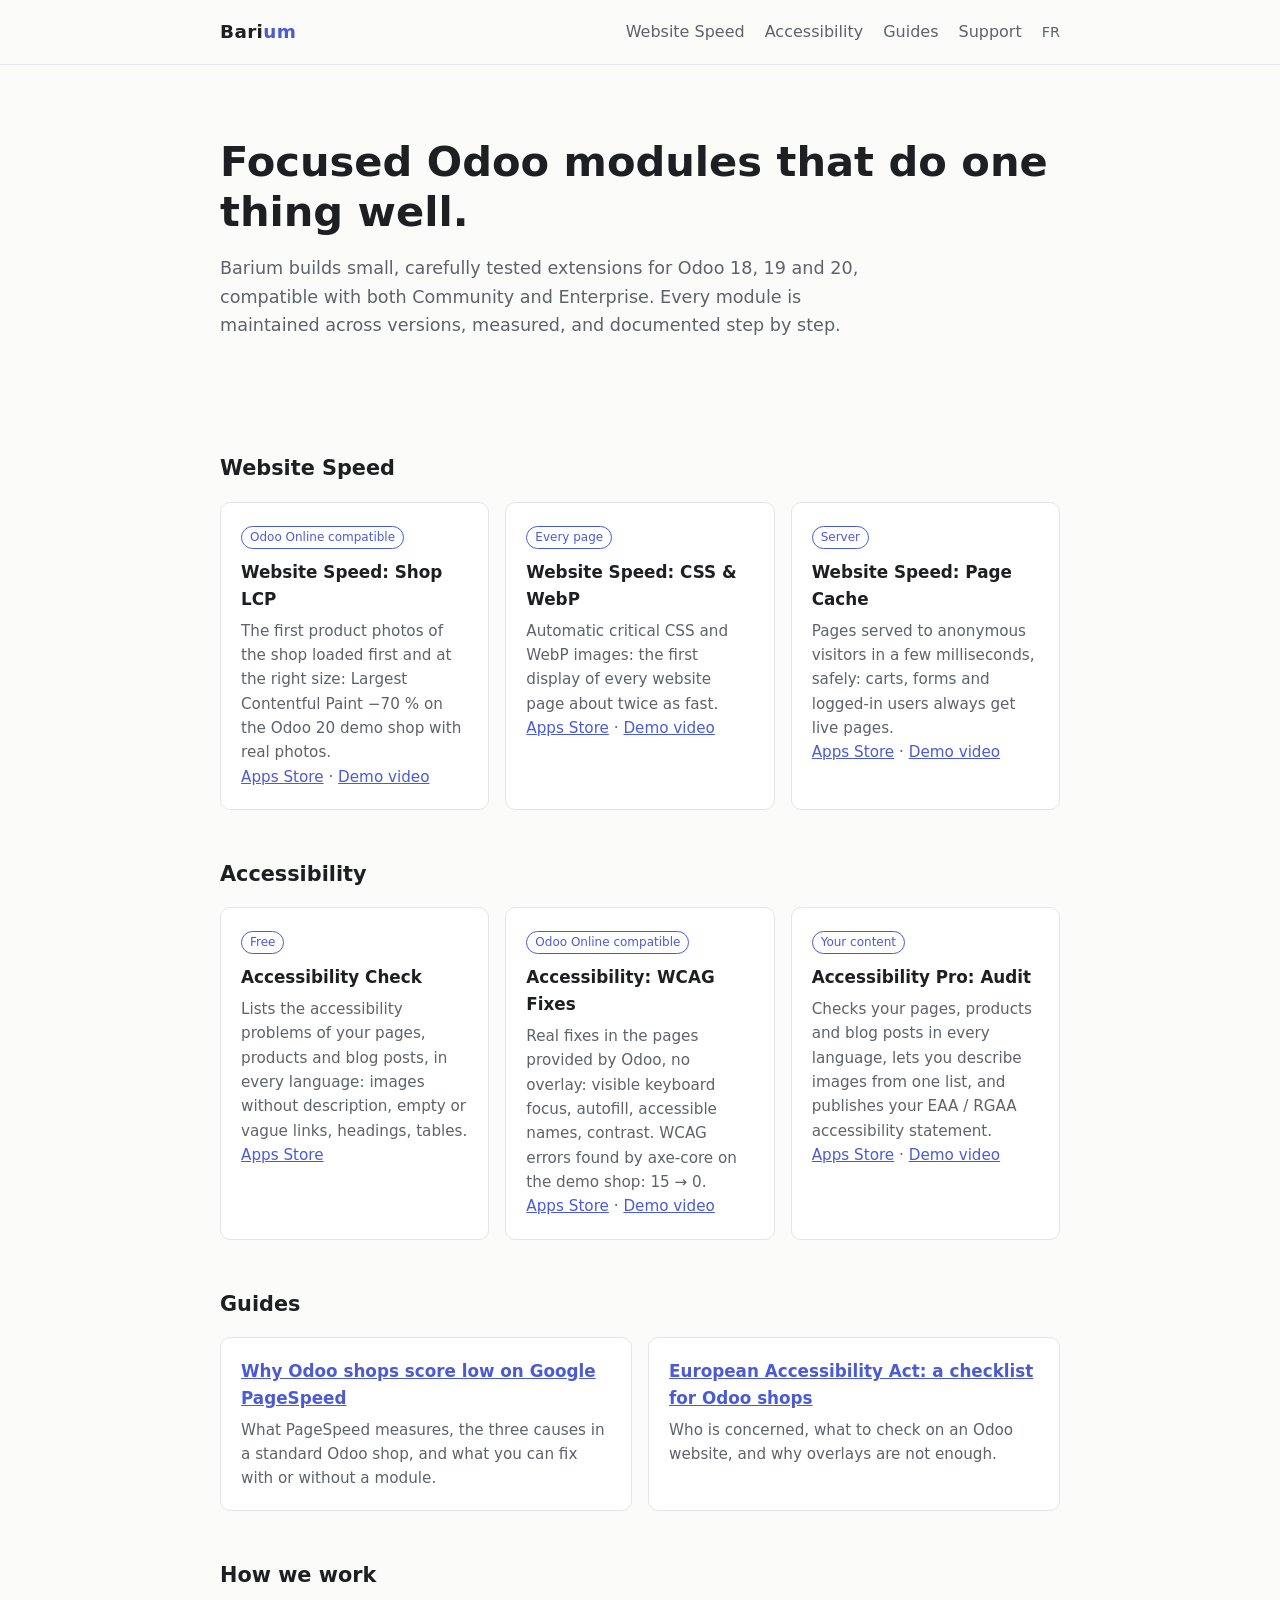
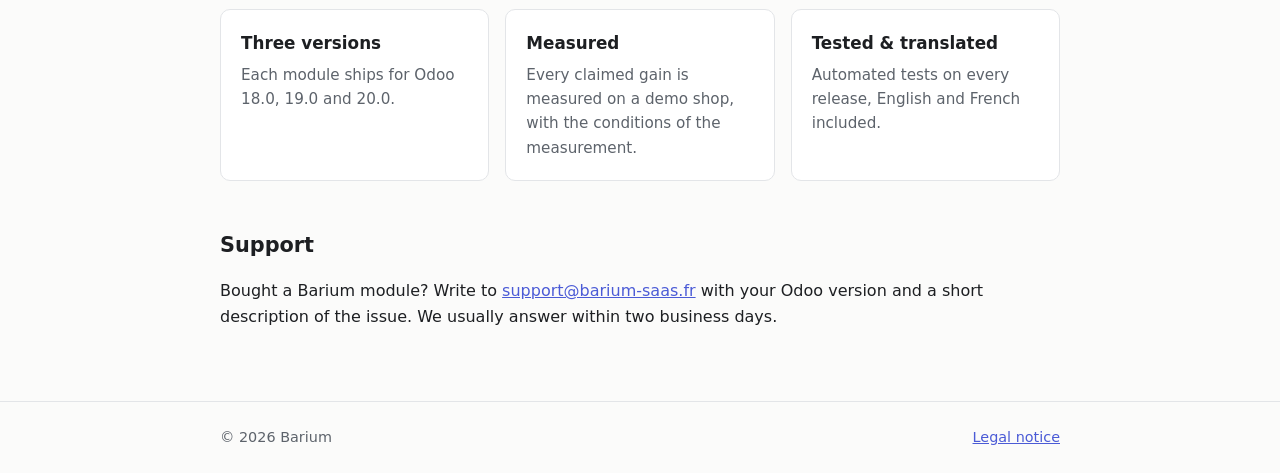
<file: index.html>
<!doctype html>
<html lang="en">
<head>
<meta charset="utf-8">
<meta name="viewport" content="width=device-width, initial-scale=1">
<title>Barium — Odoo modules for website speed and accessibility</title>
<meta name="description" content="Barium builds small, well-tested Odoo modules for Odoo 18, 19 and 20: website speed (PageSpeed, Core Web Vitals, page cache) and accessibility (WCAG 2.2, European Accessibility Act).">
<link rel="stylesheet" href="style.css">
</head>
<body>
<header><div class="wrap"><div class="logo">Bari<span>um</span></div>
<nav><a href="#speed">Website Speed</a><a href="#accessibility">Accessibility</a><a href="#guides">Guides</a><a href="#support">Support</a><a class="lang" href="fr/">FR</a></nav></div></header>
<main class="wrap">
<section class="hero">
<h1>Focused Odoo modules that do one thing well.</h1>
<p class="lead">Barium builds small, carefully tested extensions for Odoo 18, 19 and 20, compatible with both Community and Enterprise. Every module is maintained across versions, measured, and documented step by step.</p>
</section>

<section id="speed">
<h2>Website Speed</h2>
<div class="grid">
<div class="card"><span class="badge">Odoo Online compatible</span><h3>Website Speed: Shop LCP</h3><p>The first product photos of the shop loaded first and at the right size: Largest Contentful Paint −70 % on the Odoo 20 demo shop with real photos.</p>
<p><a href="https://apps.odoo.com/apps/modules/20.0/barium_website_lcp_boost">Apps Store</a> · <a href="https://www.youtube.com/watch?v=o90MydhTYGU">Demo video</a></p></div>
<div class="card"><span class="badge">Every page</span><h3>Website Speed: CSS &amp; WebP</h3><p>Automatic critical CSS and WebP images: the first display of every website page about twice as fast.</p>
<p><a href="https://apps.odoo.com/apps/modules/20.0/barium_website_speed_pro">Apps Store</a> · <a href="https://www.youtube.com/watch?v=GPjvThIEa44">Demo video</a></p></div>
<div class="card"><span class="badge">Server</span><h3>Website Speed: Page Cache</h3><p>Pages served to anonymous visitors in a few milliseconds, safely: carts, forms and logged-in users always get live pages.</p>
<p><a href="https://apps.odoo.com/apps/modules/20.0/barium_website_page_cache">Apps Store</a> · <a href="https://www.youtube.com/watch?v=78zGD0fIZtY">Demo video</a></p></div>
</div>
</section>

<section id="accessibility">
<h2>Accessibility</h2>
<div class="grid">
<div class="card"><span class="badge">Free</span><h3>Accessibility Check</h3><p>Lists the accessibility problems of your pages, products and blog posts, in every language: images without description, empty or vague links, headings, tables.</p>
<p><a href="https://apps.odoo.com/apps/modules/20.0/barium_website_accessibility_check">Apps Store</a></p></div>
<div class="card"><span class="badge">Odoo Online compatible</span><h3>Accessibility: WCAG Fixes</h3><p>Real fixes in the pages provided by Odoo, no overlay: visible keyboard focus, autofill, accessible names, contrast. WCAG errors found by axe-core on the demo shop: 15 → 0.</p>
<p><a href="https://apps.odoo.com/apps/modules/20.0/barium_website_accessibility_wcag">Apps Store</a> · <a href="https://www.youtube.com/watch?v=j2Ykxhk5wgQ">Demo video</a></p></div>
<div class="card"><span class="badge">Your content</span><h3>Accessibility Pro: Audit</h3><p>Checks your pages, products and blog posts in every language, lets you describe images from one list, and publishes your EAA / RGAA accessibility statement.</p>
<p><a href="https://apps.odoo.com/apps/modules/20.0/barium_website_accessibility_audit">Apps Store</a> · <a href="https://www.youtube.com/watch?v=ZPq88niXZhc">Demo video</a></p></div>
</div>
</section>

<section id="guides">
<h2>Guides</h2>
<div class="grid">
<div class="card"><h3><a href="guides/odoo-pagespeed.html">Why Odoo shops score low on Google PageSpeed</a></h3><p>What PageSpeed measures, the three causes in a standard Odoo shop, and what you can fix with or without a module.</p></div>
<div class="card"><h3><a href="guides/odoo-accessibility-eaa.html">European Accessibility Act: a checklist for Odoo shops</a></h3><p>Who is concerned, what to check on an Odoo website, and why overlays are not enough.</p></div>
</div>
</section>

<section>
<h2>How we work</h2>
<div class="grid">
<div class="card"><h3>Three versions</h3><p>Each module ships for Odoo 18.0, 19.0 and 20.0.</p></div>
<div class="card"><h3>Measured</h3><p>Every claimed gain is measured on a demo shop, with the conditions of the measurement.</p></div>
<div class="card"><h3>Tested &amp; translated</h3><p>Automated tests on every release, English and French included.</p></div>
</div>
</section>

<section id="support">
<h2>Support</h2>
<p>Bought a Barium module? Write to <a href="mailto:support@barium-saas.fr">support@barium-saas.fr</a> with your Odoo version and a short description of the issue. We usually answer within two business days.</p>
</section>
</main>
<footer><div class="wrap"><span>© 2026 Barium</span><a href="legal.html">Legal notice</a></div></footer>
</body>
</html>
</file>
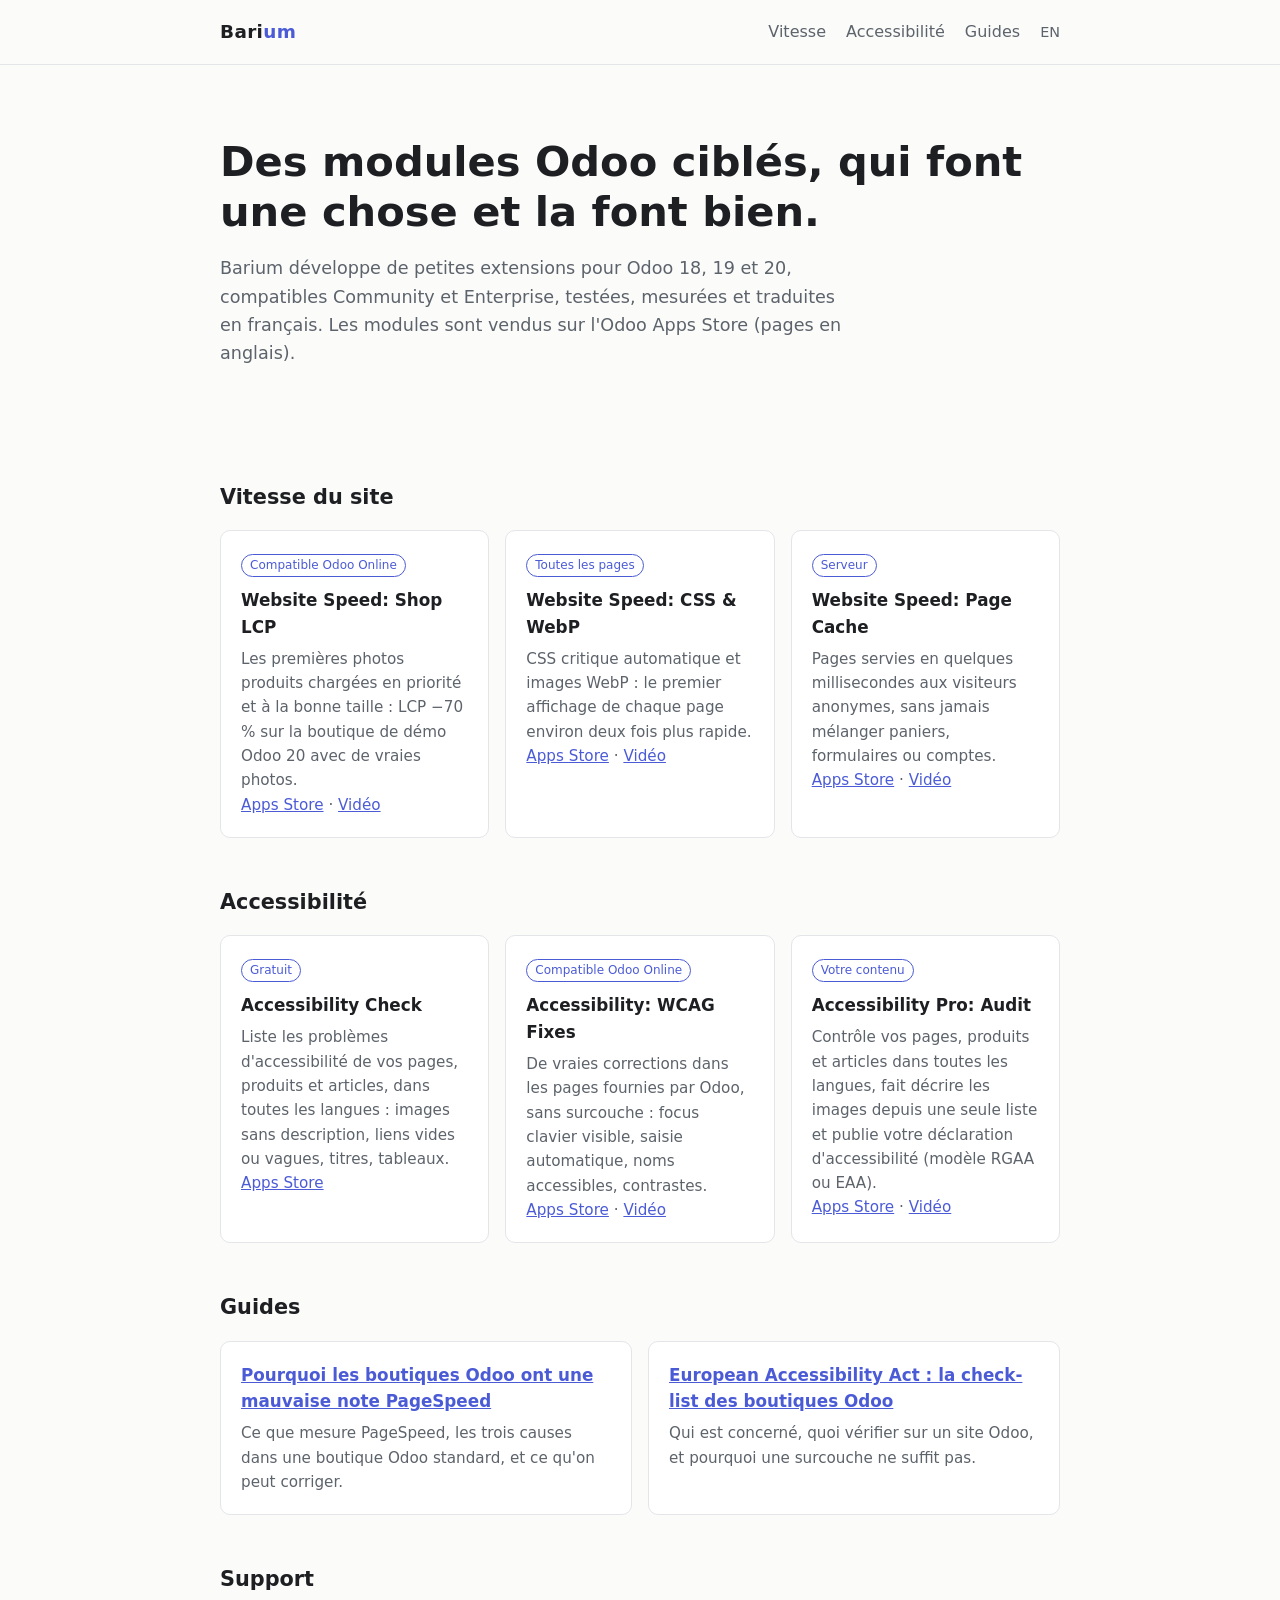
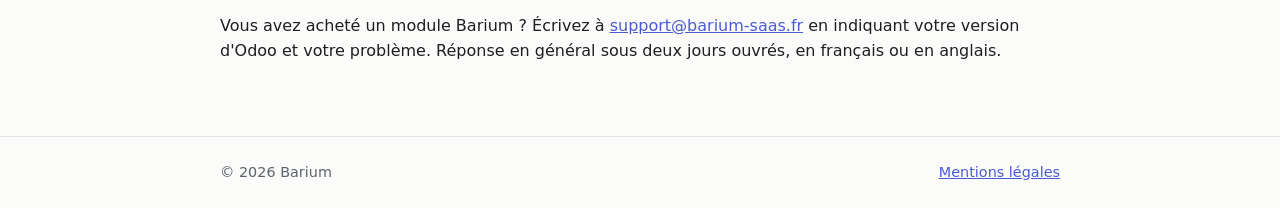
<file: fr/index.html>
<!doctype html>
<html lang="fr">
<head>
<meta charset="utf-8">
<meta name="viewport" content="width=device-width, initial-scale=1">
<title>Barium — modules Odoo pour la vitesse et l'accessibilité des sites</title>
<meta name="description" content="Barium développe des modules Odoo 18, 19 et 20 testés et mesurés : vitesse du site (PageSpeed, Core Web Vitals, cache de pages) et accessibilité (WCAG 2.2, European Accessibility Act, RGAA).">
<link rel="alternate" hreflang="en" href="../index.html">
<link rel="stylesheet" href="../style.css">
</head>
<body>
<header><div class="wrap"><a class="logo" href="index.html" style="color:inherit;text-decoration:none">Bari<span>um</span></a>
<nav><a href="#vitesse">Vitesse</a><a href="#accessibilite">Accessibilité</a><a href="#guides">Guides</a><a class="lang" href="../index.html">EN</a></nav></div></header>
<main class="wrap">
<section class="hero">
<h1>Des modules Odoo ciblés, qui font une chose et la font bien.</h1>
<p class="lead">Barium développe de petites extensions pour Odoo 18, 19 et 20, compatibles Community et Enterprise, testées, mesurées et traduites en français. Les modules sont vendus sur l'Odoo Apps Store (pages en anglais).</p>
</section>

<section id="vitesse">
<h2>Vitesse du site</h2>
<div class="grid">
<div class="card"><span class="badge">Compatible Odoo Online</span><h3>Website Speed: Shop LCP</h3><p>Les premières photos produits chargées en priorité et à la bonne taille : LCP −70 % sur la boutique de démo Odoo 20 avec de vraies photos.</p>
<p><a href="https://apps.odoo.com/apps/modules/20.0/barium_website_lcp_boost">Apps Store</a> · <a href="https://www.youtube.com/watch?v=o90MydhTYGU">Vidéo</a></p></div>
<div class="card"><span class="badge">Toutes les pages</span><h3>Website Speed: CSS &amp; WebP</h3><p>CSS critique automatique et images WebP : le premier affichage de chaque page environ deux fois plus rapide.</p>
<p><a href="https://apps.odoo.com/apps/modules/20.0/barium_website_speed_pro">Apps Store</a> · <a href="https://www.youtube.com/watch?v=GPjvThIEa44">Vidéo</a></p></div>
<div class="card"><span class="badge">Serveur</span><h3>Website Speed: Page Cache</h3><p>Pages servies en quelques millisecondes aux visiteurs anonymes, sans jamais mélanger paniers, formulaires ou comptes.</p>
<p><a href="https://apps.odoo.com/apps/modules/20.0/barium_website_page_cache">Apps Store</a> · <a href="https://www.youtube.com/watch?v=78zGD0fIZtY">Vidéo</a></p></div>
</div>
</section>

<section id="accessibilite">
<h2>Accessibilité</h2>
<div class="grid">
<div class="card"><span class="badge">Gratuit</span><h3>Accessibility Check</h3><p>Liste les problèmes d'accessibilité de vos pages, produits et articles, dans toutes les langues : images sans description, liens vides ou vagues, titres, tableaux.</p>
<p><a href="https://apps.odoo.com/apps/modules/20.0/barium_website_accessibility_check">Apps Store</a></p></div>
<div class="card"><span class="badge">Compatible Odoo Online</span><h3>Accessibility: WCAG Fixes</h3><p>De vraies corrections dans les pages fournies par Odoo, sans surcouche : focus clavier visible, saisie automatique, noms accessibles, contrastes.</p>
<p><a href="https://apps.odoo.com/apps/modules/20.0/barium_website_accessibility_wcag">Apps Store</a> · <a href="https://www.youtube.com/watch?v=j2Ykxhk5wgQ">Vidéo</a></p></div>
<div class="card"><span class="badge">Votre contenu</span><h3>Accessibility Pro: Audit</h3><p>Contrôle vos pages, produits et articles dans toutes les langues, fait décrire les images depuis une seule liste et publie votre déclaration d'accessibilité (modèle RGAA ou EAA).</p>
<p><a href="https://apps.odoo.com/apps/modules/20.0/barium_website_accessibility_audit">Apps Store</a> · <a href="https://www.youtube.com/watch?v=ZPq88niXZhc">Vidéo</a></p></div>
</div>
</section>

<section id="guides">
<h2>Guides</h2>
<div class="grid">
<div class="card"><h3><a href="guides/odoo-pagespeed.html">Pourquoi les boutiques Odoo ont une mauvaise note PageSpeed</a></h3><p>Ce que mesure PageSpeed, les trois causes dans une boutique Odoo standard, et ce qu'on peut corriger.</p></div>
<div class="card"><h3><a href="guides/odoo-accessibilite-eaa.html">European Accessibility Act : la check-list des boutiques Odoo</a></h3><p>Qui est concerné, quoi vérifier sur un site Odoo, et pourquoi une surcouche ne suffit pas.</p></div>
</div>
</section>

<section>
<h2>Support</h2>
<p>Vous avez acheté un module Barium ? Écrivez à <a href="mailto:support@barium-saas.fr">support@barium-saas.fr</a> en indiquant votre version d'Odoo et votre problème. Réponse en général sous deux jours ouvrés, en français ou en anglais.</p>
</section>
</main>
<footer><div class="wrap"><span>© 2026 Barium</span><a href="../legal.html">Mentions légales</a></div></footer>
</body>
</html>
</file>
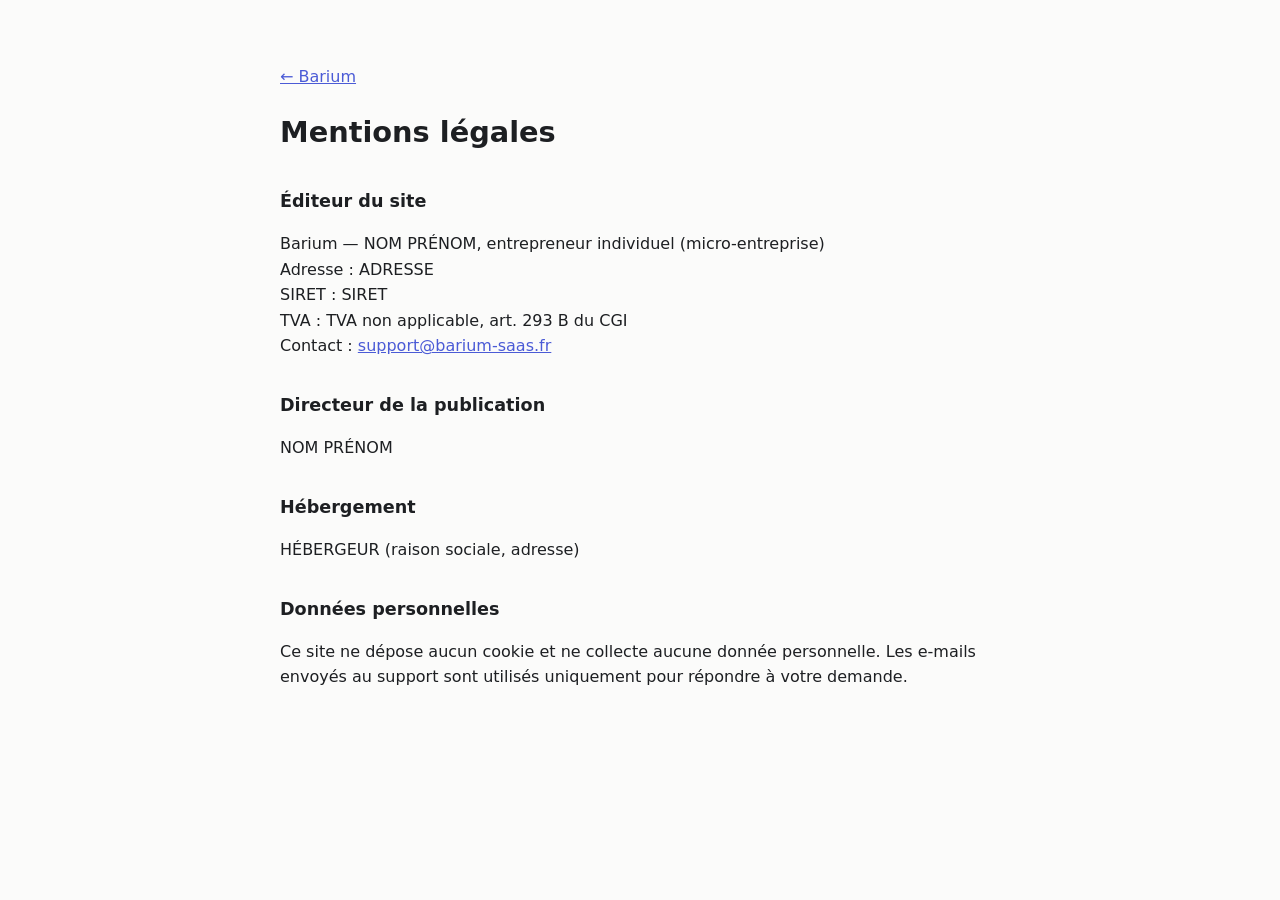
<file: legal.html>
<!doctype html>
<html lang="fr">
<head>
<meta charset="utf-8">
<meta name="viewport" content="width=device-width, initial-scale=1">
<title>Mentions légales — Barium</title>
<style>
:root{--bg:#fbfbfa;--fg:#1d1f22;--muted:#5d636b;--accent:#4b5bd6}
@media (prefers-color-scheme:dark){:root{--bg:#141619;--fg:#eceef1;--muted:#9aa1ab;--accent:#8c98ff}}
body{margin:0;background:var(--bg);color:var(--fg);font:16px/1.6 system-ui,-apple-system,"Segoe UI",Roboto,sans-serif}
main{max-width:720px;margin:0 auto;padding:48px 20px}
h1{font-size:1.8rem}h2{font-size:1.1rem;margin-top:32px}a{color:var(--accent)}
</style>
</head>
<body><main>
<p><a href="index.html">← Barium</a></p>
<h1>Mentions légales</h1>
<h2>Éditeur du site</h2>
<p>Barium — NOM PRÉNOM, entrepreneur individuel (micro-entreprise)<br>
Adresse : ADRESSE<br>
SIRET : SIRET<br>
TVA : TVA non applicable, art. 293 B du CGI<br>
Contact : <a href="mailto:support@barium-saas.fr">support@barium-saas.fr</a></p>
<h2>Directeur de la publication</h2>
<p>NOM PRÉNOM</p>
<h2>Hébergement</h2>
<p>HÉBERGEUR (raison sociale, adresse)</p>
<h2>Données personnelles</h2>
<p>Ce site ne dépose aucun cookie et ne collecte aucune donnée personnelle. Les e-mails envoyés au support sont utilisés uniquement pour répondre à votre demande.</p>
</main></body>
</html>
</file>
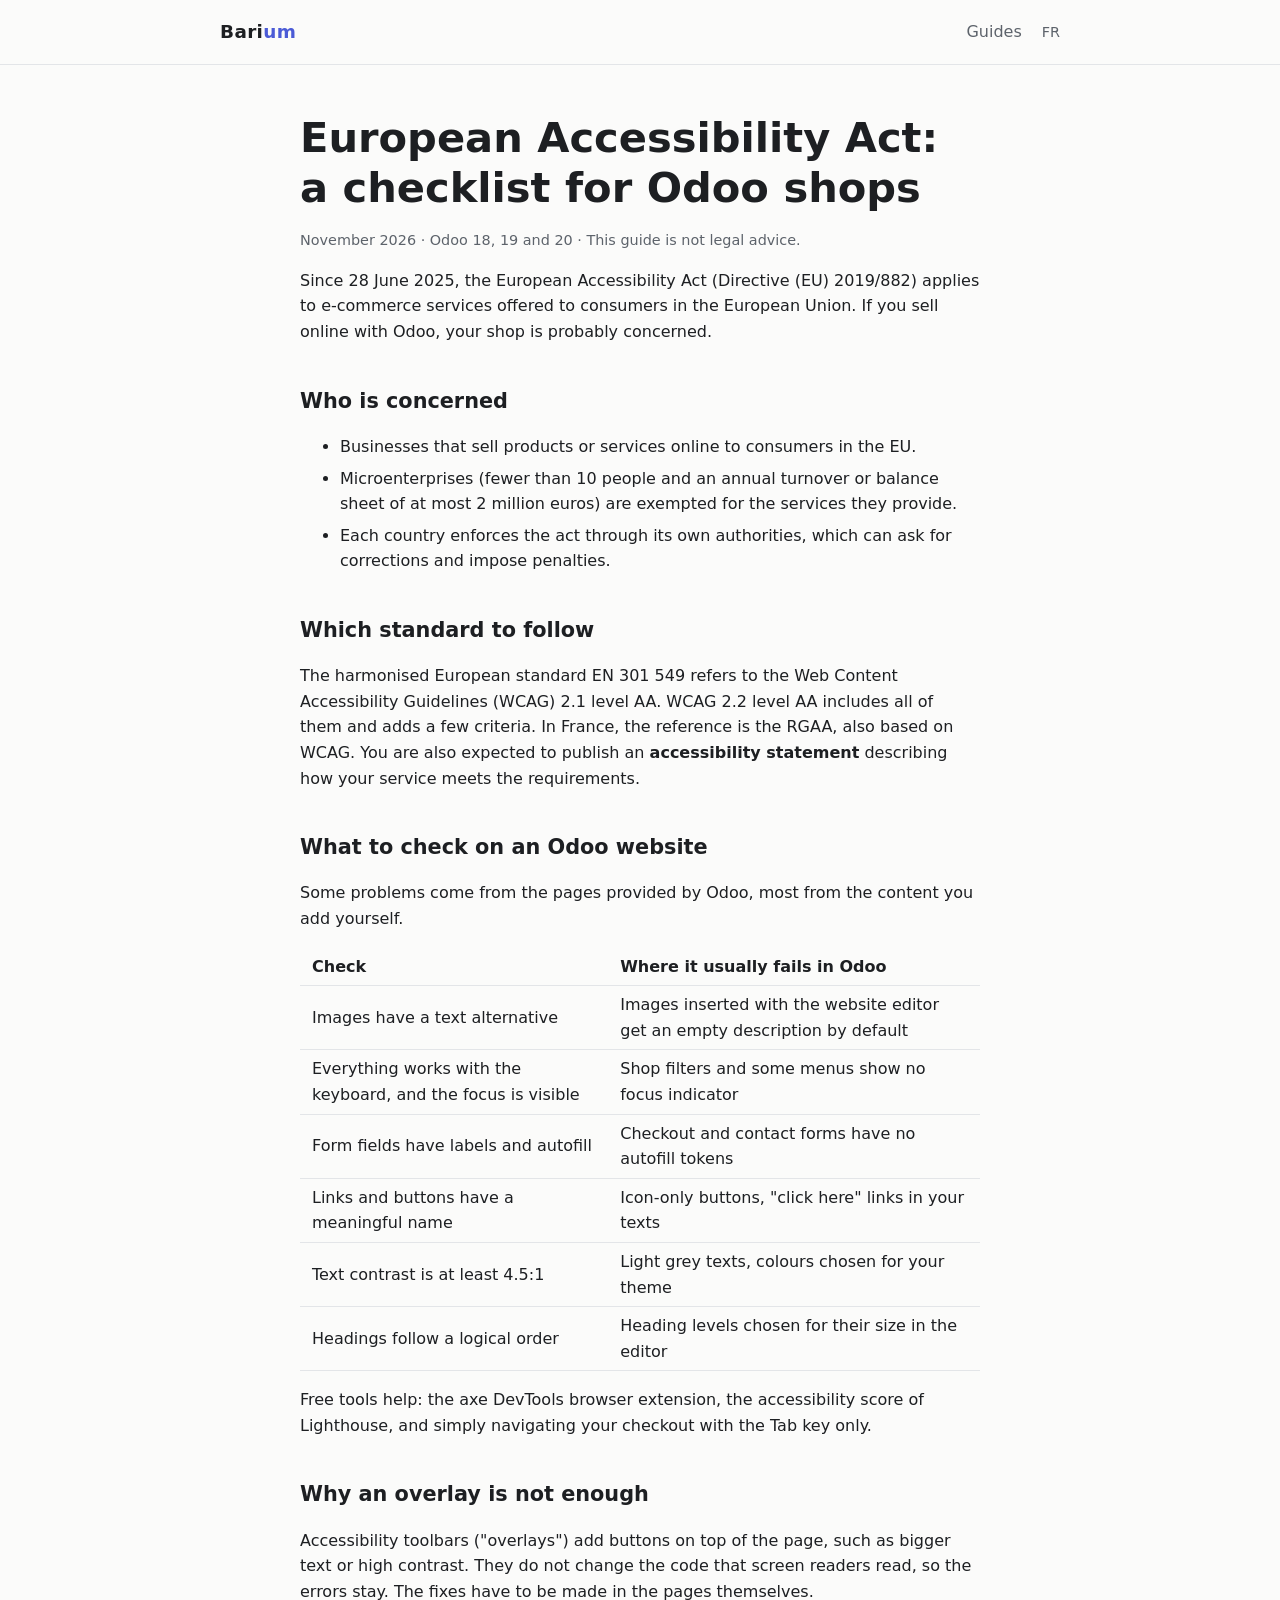
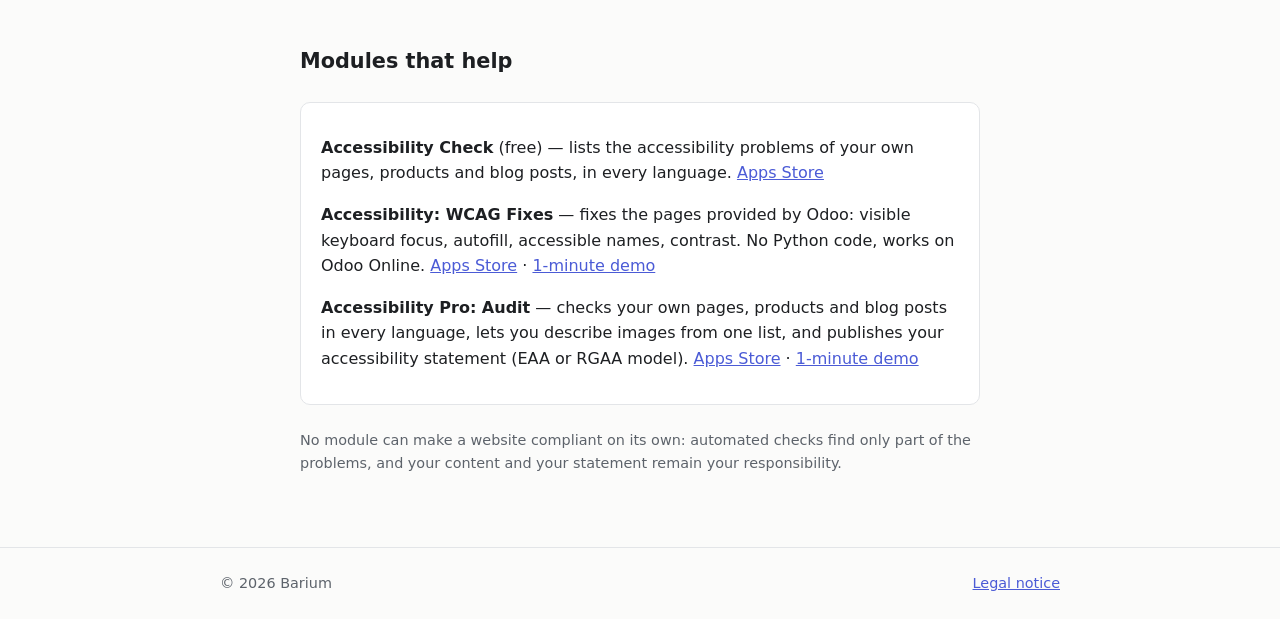
<file: guides/odoo-accessibility-eaa.html>
<!doctype html>
<html lang="en">
<head>
<meta charset="utf-8">
<meta name="viewport" content="width=device-width, initial-scale=1">
<title>European Accessibility Act: a checklist for Odoo shops — Barium</title>
<meta name="description" content="What the European Accessibility Act means for an Odoo eCommerce shop: who is concerned, which standard applies (EN 301 549, WCAG), what to check on an Odoo website and why overlays are not enough.">
<link rel="alternate" hreflang="fr" href="../fr/guides/odoo-accessibilite-eaa.html">
<link rel="stylesheet" href="../style.css">
</head>
<body>
<header><div class="wrap"><a class="logo" href="../index.html" style="color:inherit;text-decoration:none">Bari<span>um</span></a>
<nav><a href="../index.html#guides">Guides</a><a class="lang" href="../fr/guides/odoo-accessibilite-eaa.html">FR</a></nav></div></header>
<main class="wrap article">
<h1>European Accessibility Act: a checklist for Odoo shops</h1>
<p class="meta">November 2026 · Odoo 18, 19 and 20 · This guide is not legal advice.</p>

<p>Since 28 June 2025, the European Accessibility Act (Directive (EU) 2019/882) applies to e-commerce services offered to consumers in the European Union. If you sell online with Odoo, your shop is probably concerned.</p>

<h2>Who is concerned</h2>
<ul>
<li>Businesses that sell products or services online to consumers in the EU.</li>
<li>Microenterprises (fewer than 10 people and an annual turnover or balance sheet of at most 2 million euros) are exempted for the services they provide.</li>
<li>Each country enforces the act through its own authorities, which can ask for corrections and impose penalties.</li>
</ul>

<h2>Which standard to follow</h2>
<p>The harmonised European standard EN 301 549 refers to the Web Content Accessibility Guidelines (WCAG) 2.1 level AA. WCAG 2.2 level AA includes all of them and adds a few criteria. In France, the reference is the RGAA, also based on WCAG. You are also expected to publish an <b>accessibility statement</b> describing how your service meets the requirements.</p>

<h2>What to check on an Odoo website</h2>
<p>Some problems come from the pages provided by Odoo, most from the content you add yourself.</p>
<table>
<tr><th>Check</th><th>Where it usually fails in Odoo</th></tr>
<tr><td>Images have a text alternative</td><td>Images inserted with the website editor get an empty description by default</td></tr>
<tr><td>Everything works with the keyboard, and the focus is visible</td><td>Shop filters and some menus show no focus indicator</td></tr>
<tr><td>Form fields have labels and autofill</td><td>Checkout and contact forms have no autofill tokens</td></tr>
<tr><td>Links and buttons have a meaningful name</td><td>Icon-only buttons, "click here" links in your texts</td></tr>
<tr><td>Text contrast is at least 4.5:1</td><td>Light grey texts, colours chosen for your theme</td></tr>
<tr><td>Headings follow a logical order</td><td>Heading levels chosen for their size in the editor</td></tr>
</table>
<p>Free tools help: the axe DevTools browser extension, the accessibility score of Lighthouse, and simply navigating your checkout with the Tab key only.</p>

<h2>Why an overlay is not enough</h2>
<p>Accessibility toolbars ("overlays") add buttons on top of the page, such as bigger text or high contrast. They do not change the code that screen readers read, so the errors stay. The fixes have to be made in the pages themselves.</p>

<h2>Modules that help</h2>
<div class="cta">
<p><b>Accessibility Check</b> (free) — lists the accessibility problems of your own pages, products and blog posts, in every language. <a href="https://apps.odoo.com/apps/modules/20.0/barium_website_accessibility_check">Apps Store</a></p>
<p><b>Accessibility: WCAG Fixes</b> — fixes the pages provided by Odoo: visible keyboard focus, autofill, accessible names, contrast. No Python code, works on Odoo Online. <a href="https://apps.odoo.com/apps/modules/20.0/barium_website_accessibility_wcag">Apps Store</a> · <a href="https://www.youtube.com/watch?v=j2Ykxhk5wgQ">1-minute demo</a></p>
<p><b>Accessibility Pro: Audit</b> — checks your own pages, products and blog posts in every language, lets you describe images from one list, and publishes your accessibility statement (EAA or RGAA model). <a href="https://apps.odoo.com/apps/modules/20.0/barium_website_accessibility_audit">Apps Store</a> · <a href="https://www.youtube.com/watch?v=ZPq88niXZhc">1-minute demo</a></p>
</div>
<p class="meta">No module can make a website compliant on its own: automated checks find only part of the problems, and your content and your statement remain your responsibility.</p>
</main>
<footer><div class="wrap"><span>© 2026 Barium</span><a href="../legal.html">Legal notice</a></div></footer>
</body>
</html>
</file>
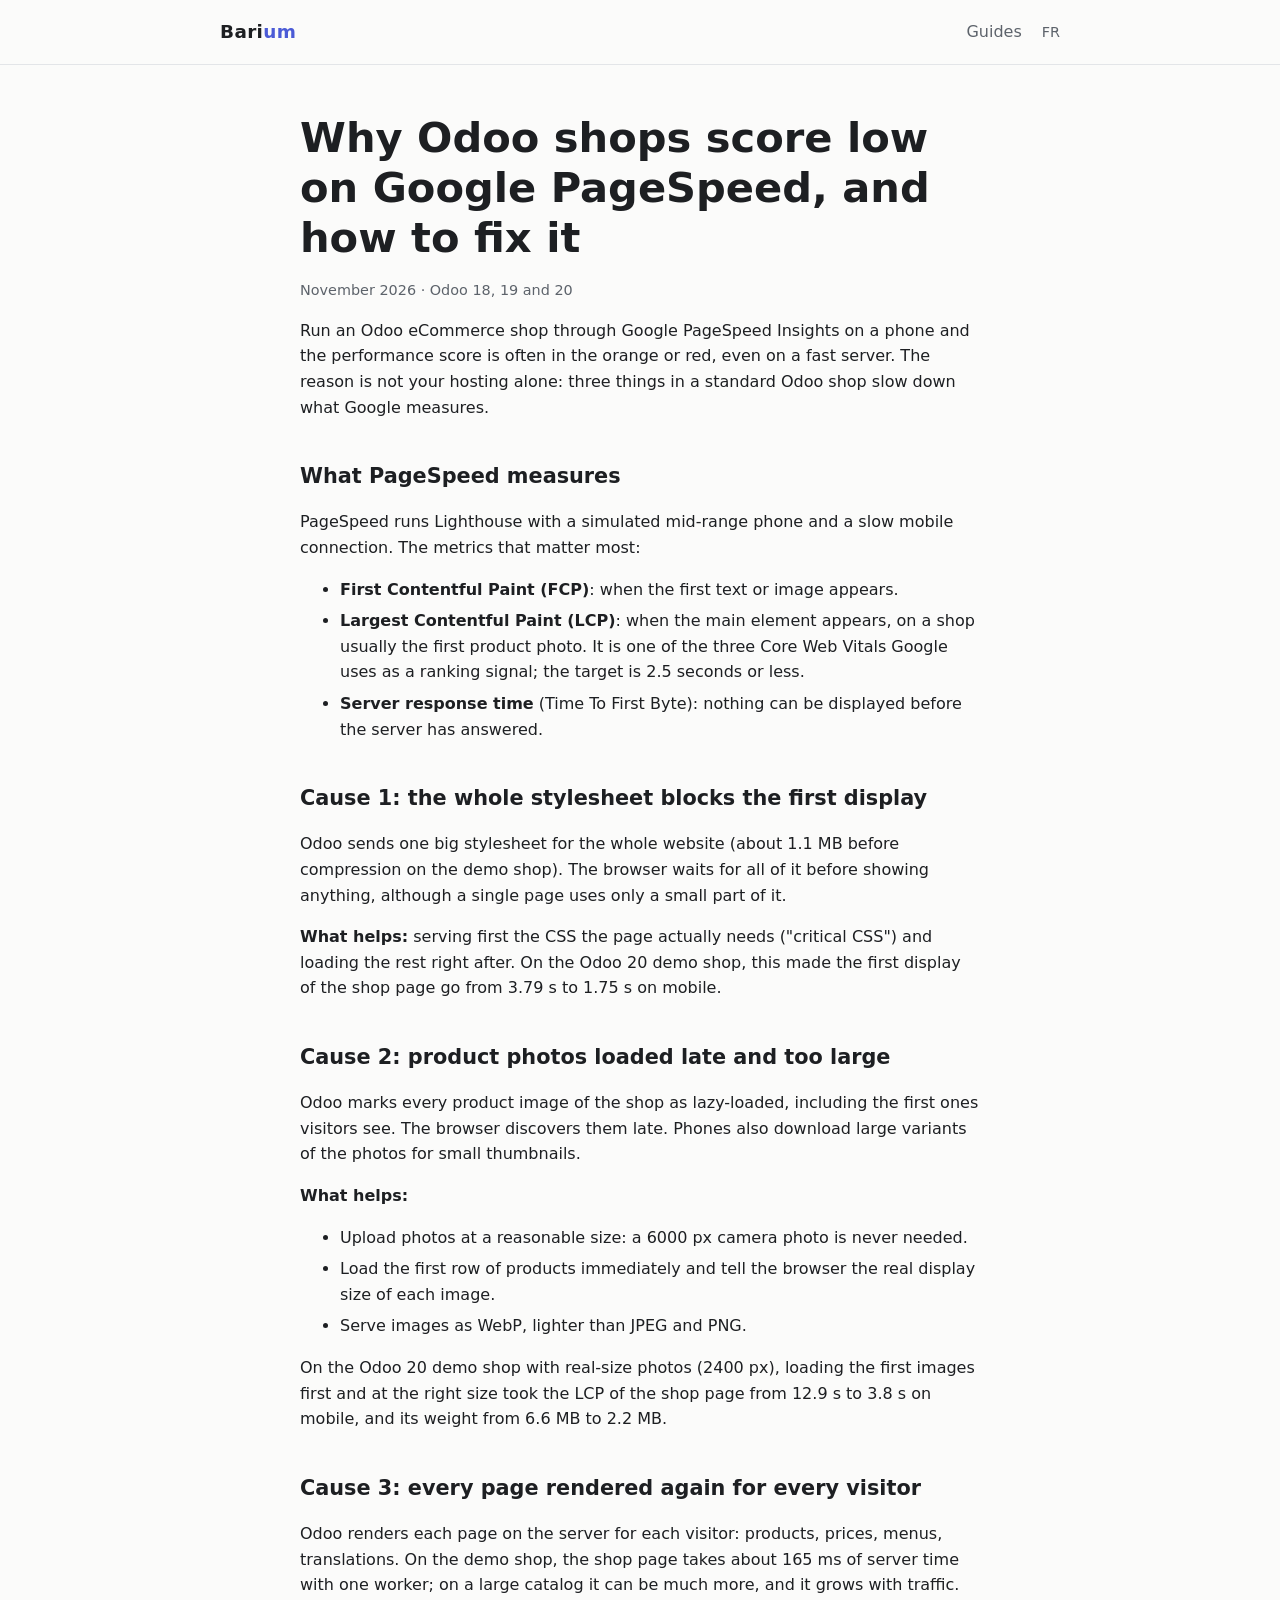
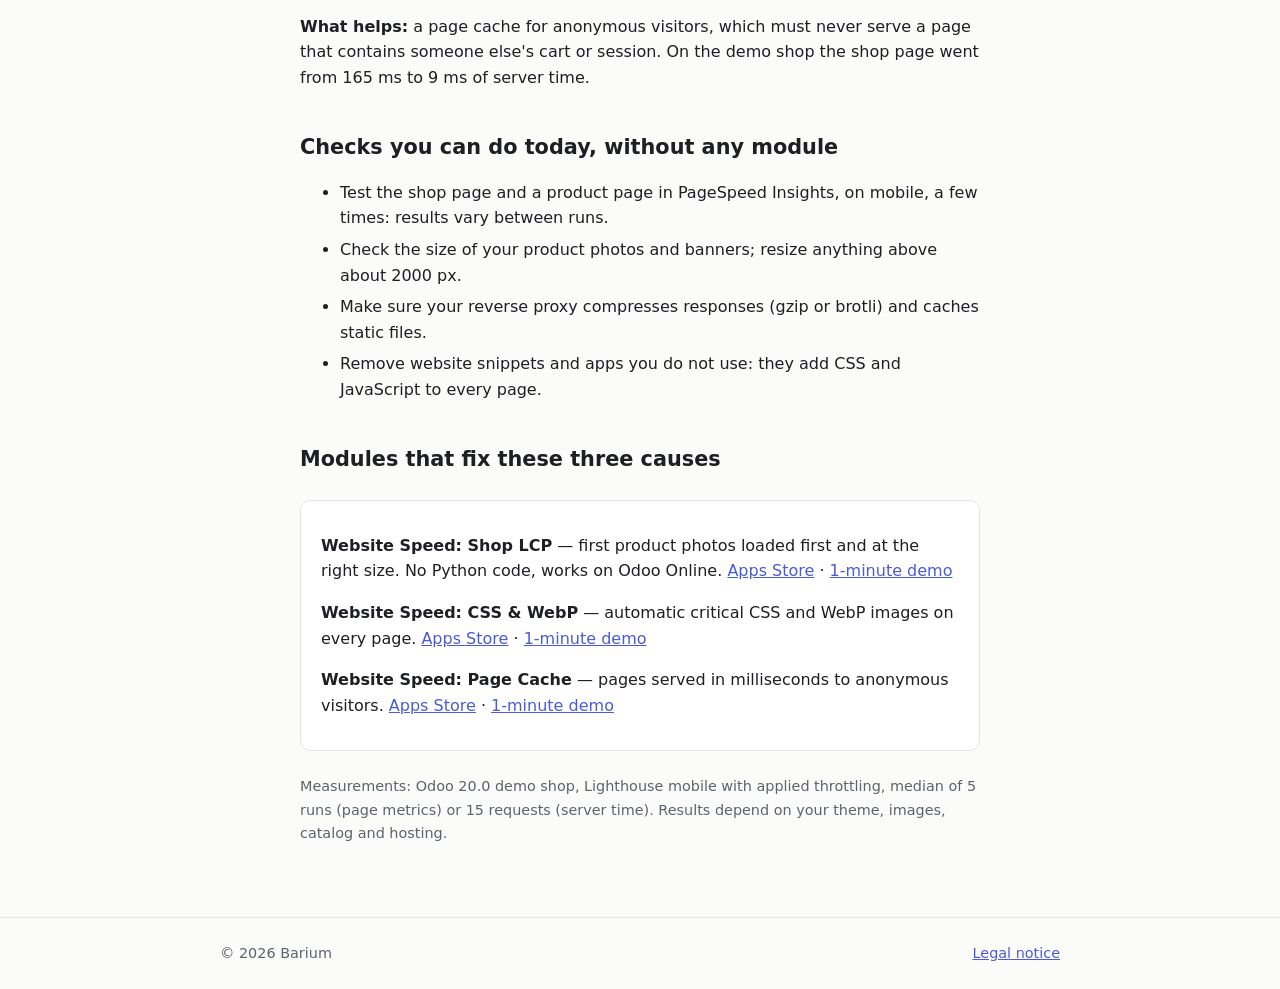
<file: guides/odoo-pagespeed.html>
<!doctype html>
<html lang="en">
<head>
<meta charset="utf-8">
<meta name="viewport" content="width=device-width, initial-scale=1">
<title>Why Odoo shops score low on Google PageSpeed, and how to fix it — Barium</title>
<meta name="description" content="Why Odoo eCommerce shops get low Google PageSpeed and Core Web Vitals scores: the render-blocking stylesheet, lazy-loaded product images and server rendering time. What to fix, with measured results.">
<link rel="alternate" hreflang="fr" href="../fr/guides/odoo-pagespeed.html">
<link rel="stylesheet" href="../style.css">
</head>
<body>
<header><div class="wrap"><a class="logo" href="../index.html" style="color:inherit;text-decoration:none">Bari<span>um</span></a>
<nav><a href="../index.html#guides">Guides</a><a class="lang" href="../fr/guides/odoo-pagespeed.html">FR</a></nav></div></header>
<main class="wrap article">
<h1>Why Odoo shops score low on Google PageSpeed, and how to fix it</h1>
<p class="meta">November 2026 · Odoo 18, 19 and 20</p>

<p>Run an Odoo eCommerce shop through Google PageSpeed Insights on a phone and the performance score is often in the orange or red, even on a fast server. The reason is not your hosting alone: three things in a standard Odoo shop slow down what Google measures.</p>

<h2>What PageSpeed measures</h2>
<p>PageSpeed runs Lighthouse with a simulated mid-range phone and a slow mobile connection. The metrics that matter most:</p>
<ul>
<li><b>First Contentful Paint (FCP)</b>: when the first text or image appears.</li>
<li><b>Largest Contentful Paint (LCP)</b>: when the main element appears, on a shop usually the first product photo. It is one of the three Core Web Vitals Google uses as a ranking signal; the target is 2.5 seconds or less.</li>
<li><b>Server response time</b> (Time To First Byte): nothing can be displayed before the server has answered.</li>
</ul>

<h2>Cause 1: the whole stylesheet blocks the first display</h2>
<p>Odoo sends one big stylesheet for the whole website (about 1.1 MB before compression on the demo shop). The browser waits for all of it before showing anything, although a single page uses only a small part of it.</p>
<p><b>What helps:</b> serving first the CSS the page actually needs ("critical CSS") and loading the rest right after. On the Odoo 20 demo shop, this made the first display of the shop page go from 3.79 s to 1.75 s on mobile.</p>

<h2>Cause 2: product photos loaded late and too large</h2>
<p>Odoo marks every product image of the shop as lazy-loaded, including the first ones visitors see. The browser discovers them late. Phones also download large variants of the photos for small thumbnails.</p>
<p><b>What helps:</b></p>
<ul>
<li>Upload photos at a reasonable size: a 6000 px camera photo is never needed.</li>
<li>Load the first row of products immediately and tell the browser the real display size of each image.</li>
<li>Serve images as WebP, lighter than JPEG and PNG.</li>
</ul>
<p>On the Odoo 20 demo shop with real-size photos (2400 px), loading the first images first and at the right size took the LCP of the shop page from 12.9 s to 3.8 s on mobile, and its weight from 6.6 MB to 2.2 MB.</p>

<h2>Cause 3: every page rendered again for every visitor</h2>
<p>Odoo renders each page on the server for each visitor: products, prices, menus, translations. On the demo shop, the shop page takes about 165 ms of server time with one worker; on a large catalog it can be much more, and it grows with traffic.</p>
<p><b>What helps:</b> a page cache for anonymous visitors, which must never serve a page that contains someone else's cart or session. On the demo shop the shop page went from 165 ms to 9 ms of server time.</p>

<h2>Checks you can do today, without any module</h2>
<ul>
<li>Test the shop page and a product page in PageSpeed Insights, on mobile, a few times: results vary between runs.</li>
<li>Check the size of your product photos and banners; resize anything above about 2000 px.</li>
<li>Make sure your reverse proxy compresses responses (gzip or brotli) and caches static files.</li>
<li>Remove website snippets and apps you do not use: they add CSS and JavaScript to every page.</li>
</ul>

<h2>Modules that fix these three causes</h2>
<div class="cta">
<p><b>Website Speed: Shop LCP</b> — first product photos loaded first and at the right size. No Python code, works on Odoo Online. <a href="https://apps.odoo.com/apps/modules/20.0/barium_website_lcp_boost">Apps Store</a> · <a href="https://www.youtube.com/watch?v=o90MydhTYGU">1-minute demo</a></p>
<p><b>Website Speed: CSS &amp; WebP</b> — automatic critical CSS and WebP images on every page. <a href="https://apps.odoo.com/apps/modules/20.0/barium_website_speed_pro">Apps Store</a> · <a href="https://www.youtube.com/watch?v=GPjvThIEa44">1-minute demo</a></p>
<p><b>Website Speed: Page Cache</b> — pages served in milliseconds to anonymous visitors. <a href="https://apps.odoo.com/apps/modules/20.0/barium_website_page_cache">Apps Store</a> · <a href="https://www.youtube.com/watch?v=78zGD0fIZtY">1-minute demo</a></p>
</div>
<p class="meta">Measurements: Odoo 20.0 demo shop, Lighthouse mobile with applied throttling, median of 5 runs (page metrics) or 15 requests (server time). Results depend on your theme, images, catalog and hosting.</p>
</main>
<footer><div class="wrap"><span>© 2026 Barium</span><a href="../legal.html">Legal notice</a></div></footer>
</body>
</html>
</file>
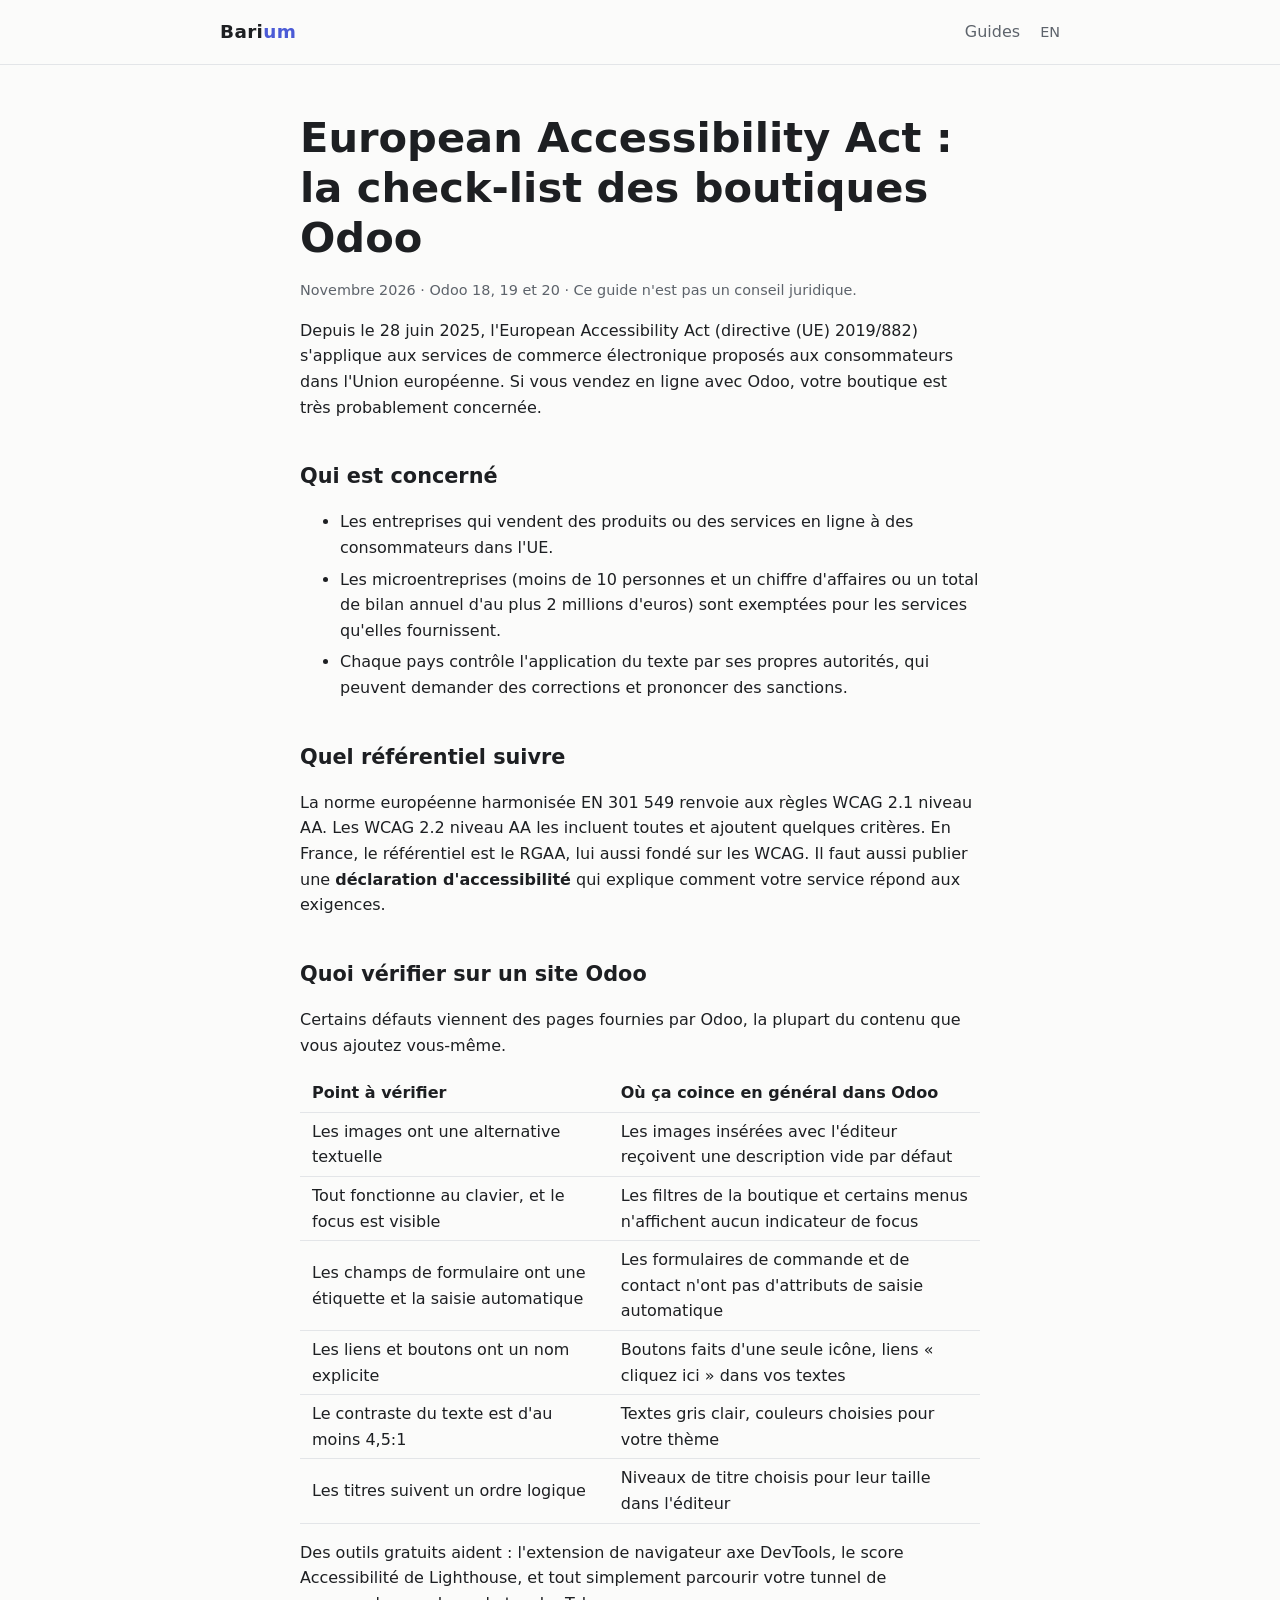
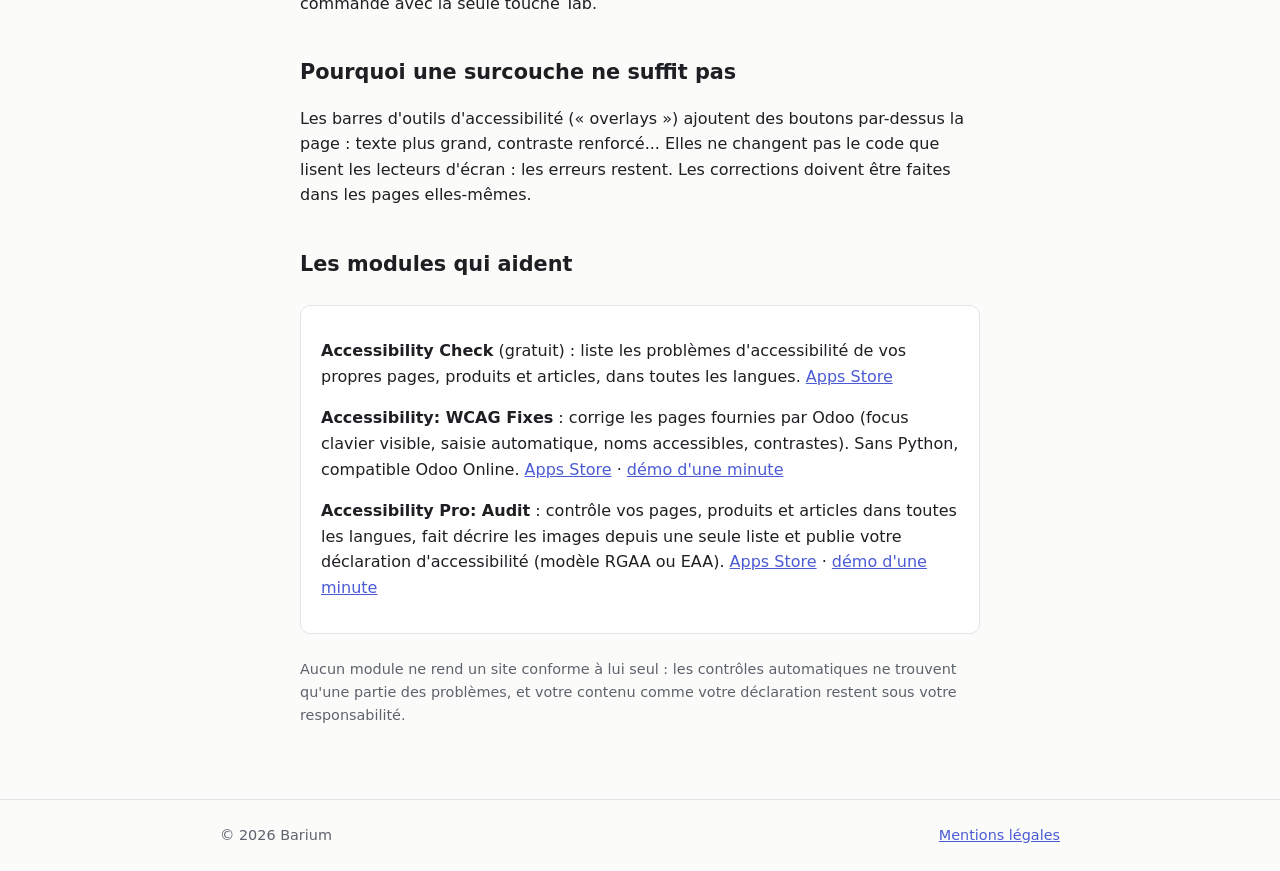
<file: fr/guides/odoo-accessibilite-eaa.html>
<!doctype html>
<html lang="fr">
<head>
<meta charset="utf-8">
<meta name="viewport" content="width=device-width, initial-scale=1">
<title>European Accessibility Act : la check-list des boutiques Odoo — Barium</title>
<meta name="description" content="Ce que l'European Accessibility Act change pour une boutique Odoo : qui est concerné, quel référentiel suivre (EN 301 549, WCAG, RGAA), quoi vérifier sur un site Odoo et pourquoi une surcouche ne suffit pas.">
<link rel="alternate" hreflang="en" href="../../guides/odoo-accessibility-eaa.html">
<link rel="stylesheet" href="../../style.css">
</head>
<body>
<header><div class="wrap"><a class="logo" href="../index.html" style="color:inherit;text-decoration:none">Bari<span>um</span></a>
<nav><a href="../index.html#guides">Guides</a><a class="lang" href="../../guides/odoo-accessibility-eaa.html">EN</a></nav></div></header>
<main class="wrap article">
<h1>European Accessibility Act : la check-list des boutiques Odoo</h1>
<p class="meta">Novembre 2026 · Odoo 18, 19 et 20 · Ce guide n'est pas un conseil juridique.</p>

<p>Depuis le 28 juin 2025, l'European Accessibility Act (directive (UE) 2019/882) s'applique aux services de commerce électronique proposés aux consommateurs dans l'Union européenne. Si vous vendez en ligne avec Odoo, votre boutique est très probablement concernée.</p>

<h2>Qui est concerné</h2>
<ul>
<li>Les entreprises qui vendent des produits ou des services en ligne à des consommateurs dans l'UE.</li>
<li>Les microentreprises (moins de 10 personnes et un chiffre d'affaires ou un total de bilan annuel d'au plus 2 millions d'euros) sont exemptées pour les services qu'elles fournissent.</li>
<li>Chaque pays contrôle l'application du texte par ses propres autorités, qui peuvent demander des corrections et prononcer des sanctions.</li>
</ul>

<h2>Quel référentiel suivre</h2>
<p>La norme européenne harmonisée EN 301 549 renvoie aux règles WCAG 2.1 niveau AA. Les WCAG 2.2 niveau AA les incluent toutes et ajoutent quelques critères. En France, le référentiel est le RGAA, lui aussi fondé sur les WCAG. Il faut aussi publier une <b>déclaration d'accessibilité</b> qui explique comment votre service répond aux exigences.</p>

<h2>Quoi vérifier sur un site Odoo</h2>
<p>Certains défauts viennent des pages fournies par Odoo, la plupart du contenu que vous ajoutez vous-même.</p>
<table>
<tr><th>Point à vérifier</th><th>Où ça coince en général dans Odoo</th></tr>
<tr><td>Les images ont une alternative textuelle</td><td>Les images insérées avec l'éditeur reçoivent une description vide par défaut</td></tr>
<tr><td>Tout fonctionne au clavier, et le focus est visible</td><td>Les filtres de la boutique et certains menus n'affichent aucun indicateur de focus</td></tr>
<tr><td>Les champs de formulaire ont une étiquette et la saisie automatique</td><td>Les formulaires de commande et de contact n'ont pas d'attributs de saisie automatique</td></tr>
<tr><td>Les liens et boutons ont un nom explicite</td><td>Boutons faits d'une seule icône, liens « cliquez ici » dans vos textes</td></tr>
<tr><td>Le contraste du texte est d'au moins 4,5:1</td><td>Textes gris clair, couleurs choisies pour votre thème</td></tr>
<tr><td>Les titres suivent un ordre logique</td><td>Niveaux de titre choisis pour leur taille dans l'éditeur</td></tr>
</table>
<p>Des outils gratuits aident : l'extension de navigateur axe DevTools, le score Accessibilité de Lighthouse, et tout simplement parcourir votre tunnel de commande avec la seule touche Tab.</p>

<h2>Pourquoi une surcouche ne suffit pas</h2>
<p>Les barres d'outils d'accessibilité (« overlays ») ajoutent des boutons par-dessus la page : texte plus grand, contraste renforcé... Elles ne changent pas le code que lisent les lecteurs d'écran : les erreurs restent. Les corrections doivent être faites dans les pages elles-mêmes.</p>

<h2>Les modules qui aident</h2>
<div class="cta">
<p><b>Accessibility Check</b> (gratuit) : liste les problèmes d'accessibilité de vos propres pages, produits et articles, dans toutes les langues. <a href="https://apps.odoo.com/apps/modules/20.0/barium_website_accessibility_check">Apps Store</a></p>
<p><b>Accessibility: WCAG Fixes</b> : corrige les pages fournies par Odoo (focus clavier visible, saisie automatique, noms accessibles, contrastes). Sans Python, compatible Odoo Online. <a href="https://apps.odoo.com/apps/modules/20.0/barium_website_accessibility_wcag">Apps Store</a> · <a href="https://www.youtube.com/watch?v=j2Ykxhk5wgQ">démo d'une minute</a></p>
<p><b>Accessibility Pro: Audit</b> : contrôle vos pages, produits et articles dans toutes les langues, fait décrire les images depuis une seule liste et publie votre déclaration d'accessibilité (modèle RGAA ou EAA). <a href="https://apps.odoo.com/apps/modules/20.0/barium_website_accessibility_audit">Apps Store</a> · <a href="https://www.youtube.com/watch?v=ZPq88niXZhc">démo d'une minute</a></p>
</div>
<p class="meta">Aucun module ne rend un site conforme à lui seul : les contrôles automatiques ne trouvent qu'une partie des problèmes, et votre contenu comme votre déclaration restent sous votre responsabilité.</p>
</main>
<footer><div class="wrap"><span>© 2026 Barium</span><a href="../../legal.html">Mentions légales</a></div></footer>
</body>
</html>
</file>
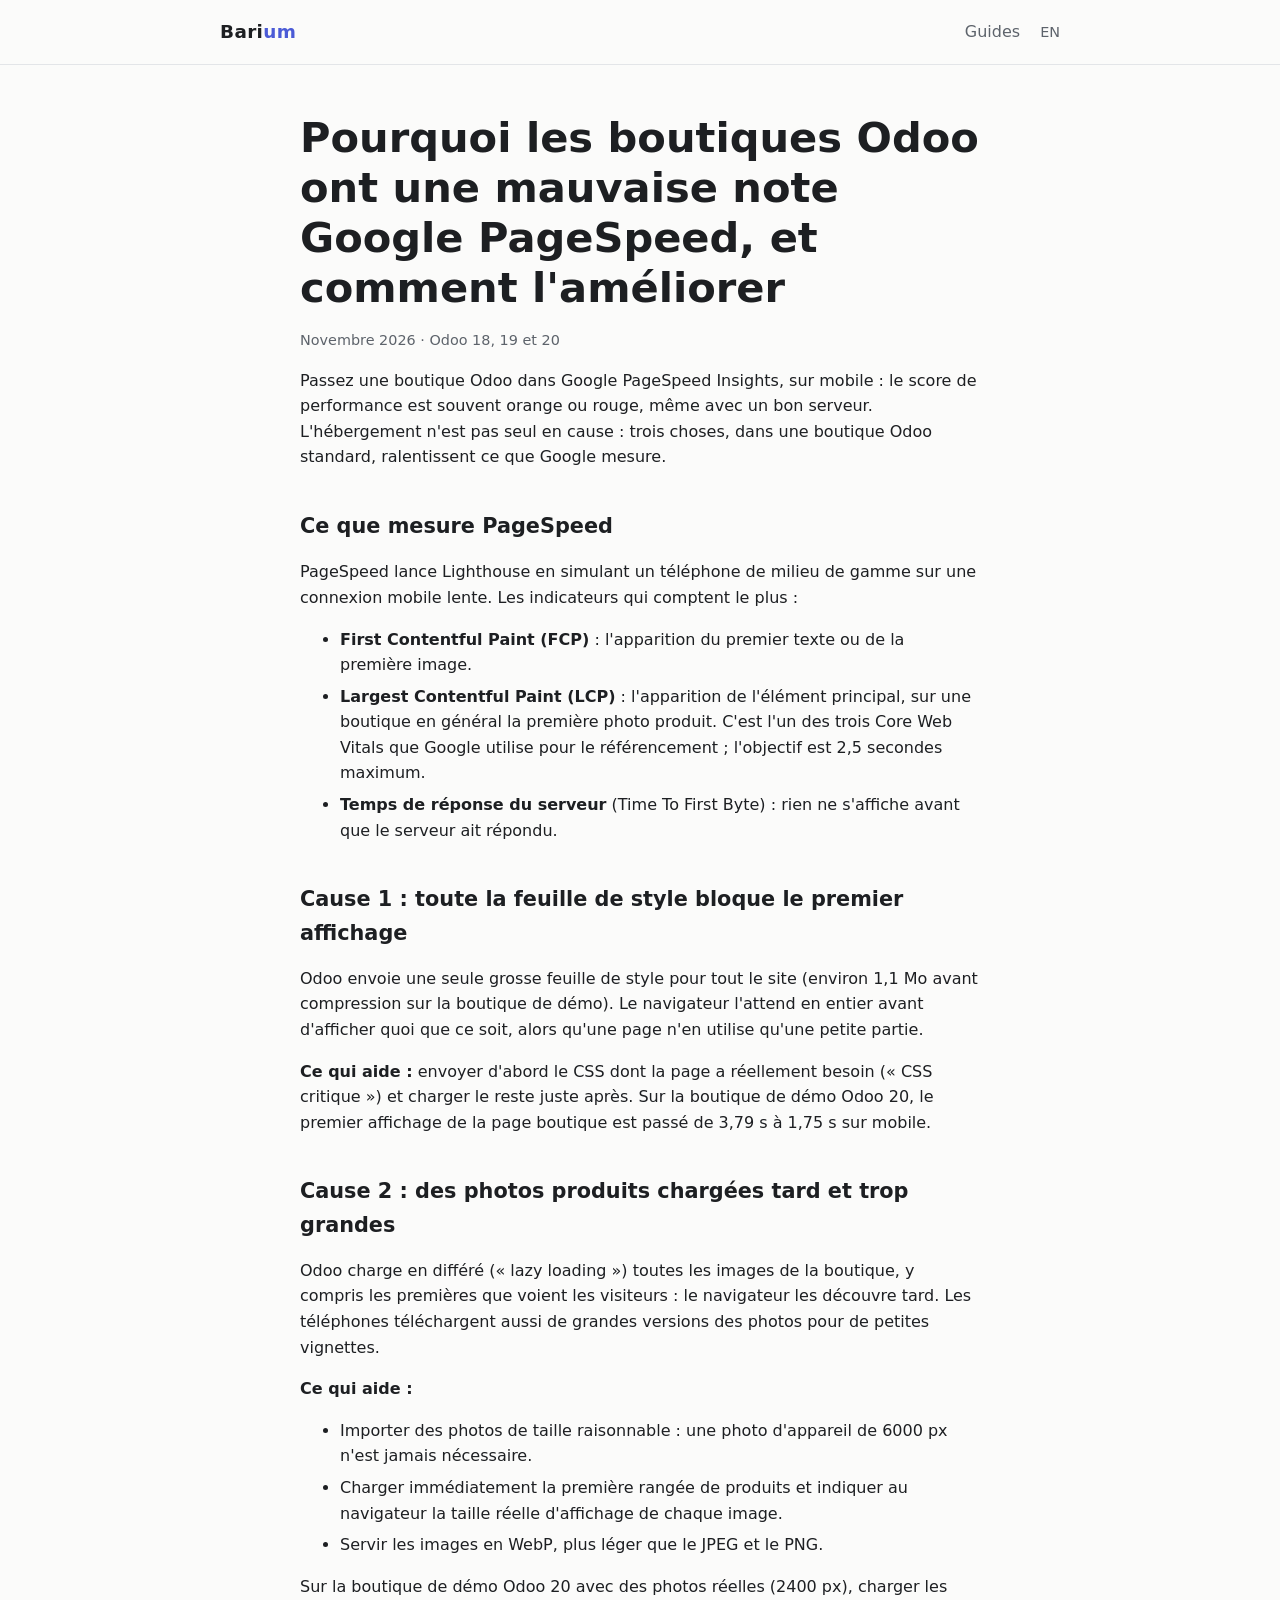
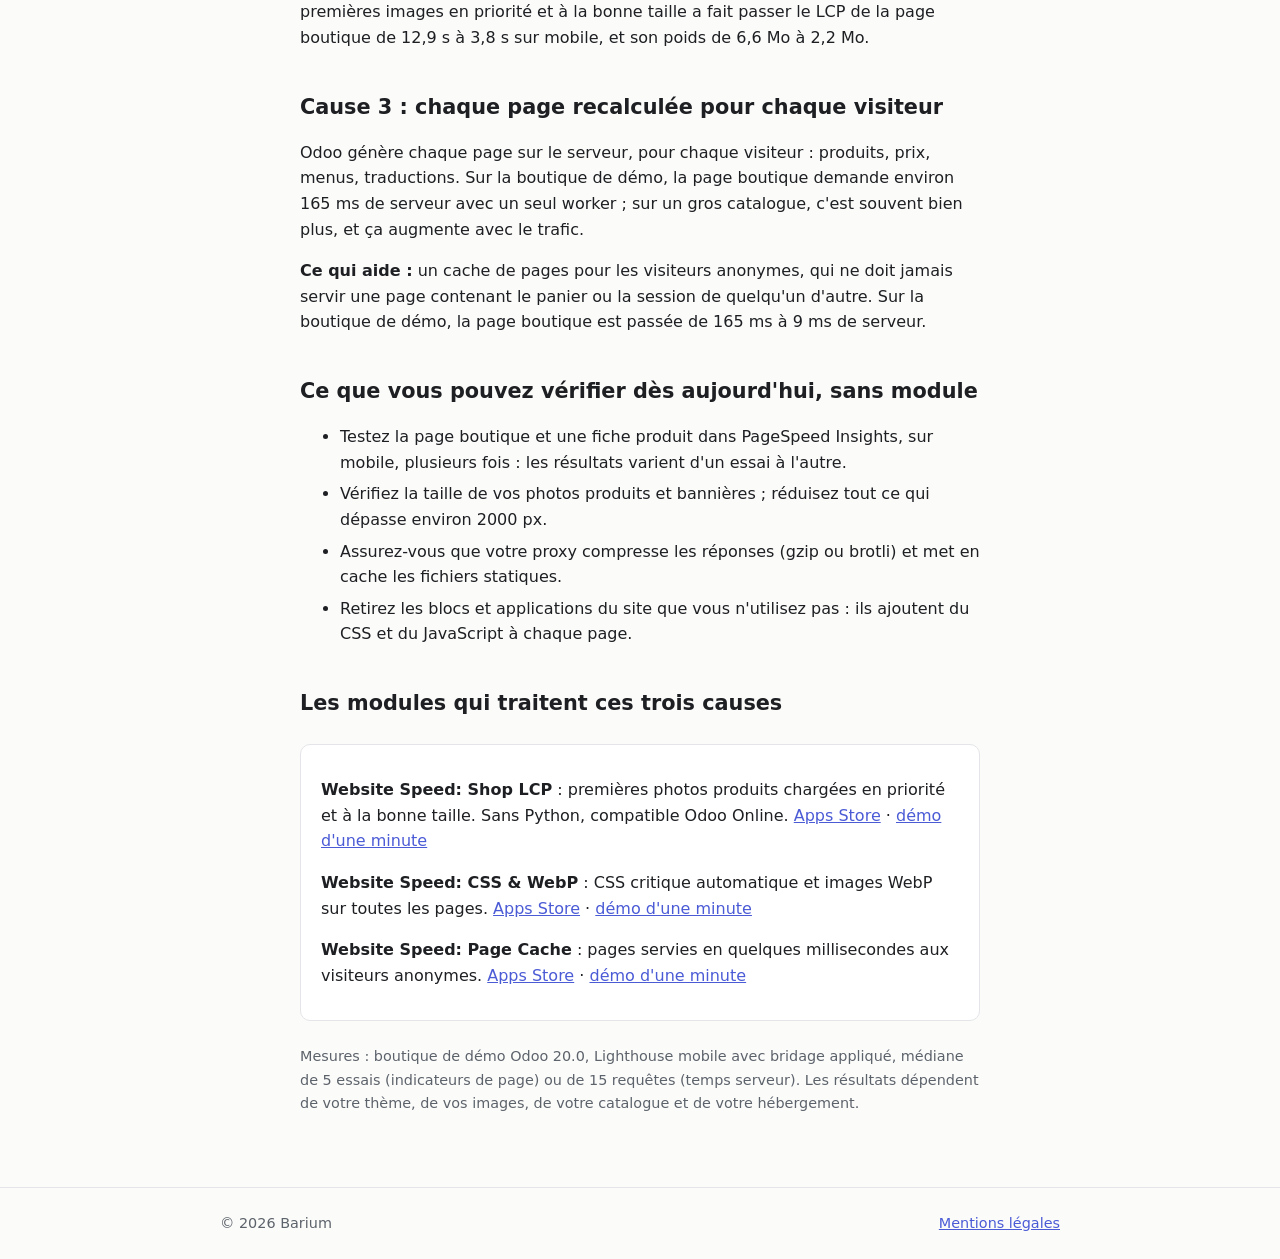
<file: fr/guides/odoo-pagespeed.html>
<!doctype html>
<html lang="fr">
<head>
<meta charset="utf-8">
<meta name="viewport" content="width=device-width, initial-scale=1">
<title>Pourquoi les boutiques Odoo ont une mauvaise note Google PageSpeed, et comment l'améliorer — Barium</title>
<meta name="description" content="Pourquoi les boutiques Odoo eCommerce obtiennent de mauvais scores Google PageSpeed et Core Web Vitals : feuille de style bloquante, images produits chargées en différé, temps de rendu serveur. Ce qu'il faut corriger, avec des mesures.">
<link rel="alternate" hreflang="en" href="../../guides/odoo-pagespeed.html">
<link rel="stylesheet" href="../../style.css">
</head>
<body>
<header><div class="wrap"><a class="logo" href="../index.html" style="color:inherit;text-decoration:none">Bari<span>um</span></a>
<nav><a href="../index.html#guides">Guides</a><a class="lang" href="../../guides/odoo-pagespeed.html">EN</a></nav></div></header>
<main class="wrap article">
<h1>Pourquoi les boutiques Odoo ont une mauvaise note Google PageSpeed, et comment l'améliorer</h1>
<p class="meta">Novembre 2026 · Odoo 18, 19 et 20</p>

<p>Passez une boutique Odoo dans Google PageSpeed Insights, sur mobile : le score de performance est souvent orange ou rouge, même avec un bon serveur. L'hébergement n'est pas seul en cause : trois choses, dans une boutique Odoo standard, ralentissent ce que Google mesure.</p>

<h2>Ce que mesure PageSpeed</h2>
<p>PageSpeed lance Lighthouse en simulant un téléphone de milieu de gamme sur une connexion mobile lente. Les indicateurs qui comptent le plus :</p>
<ul>
<li><b>First Contentful Paint (FCP)</b> : l'apparition du premier texte ou de la première image.</li>
<li><b>Largest Contentful Paint (LCP)</b> : l'apparition de l'élément principal, sur une boutique en général la première photo produit. C'est l'un des trois Core Web Vitals que Google utilise pour le référencement ; l'objectif est 2,5 secondes maximum.</li>
<li><b>Temps de réponse du serveur</b> (Time To First Byte) : rien ne s'affiche avant que le serveur ait répondu.</li>
</ul>

<h2>Cause 1 : toute la feuille de style bloque le premier affichage</h2>
<p>Odoo envoie une seule grosse feuille de style pour tout le site (environ 1,1 Mo avant compression sur la boutique de démo). Le navigateur l'attend en entier avant d'afficher quoi que ce soit, alors qu'une page n'en utilise qu'une petite partie.</p>
<p><b>Ce qui aide :</b> envoyer d'abord le CSS dont la page a réellement besoin (« CSS critique ») et charger le reste juste après. Sur la boutique de démo Odoo 20, le premier affichage de la page boutique est passé de 3,79 s à 1,75 s sur mobile.</p>

<h2>Cause 2 : des photos produits chargées tard et trop grandes</h2>
<p>Odoo charge en différé (« lazy loading ») toutes les images de la boutique, y compris les premières que voient les visiteurs : le navigateur les découvre tard. Les téléphones téléchargent aussi de grandes versions des photos pour de petites vignettes.</p>
<p><b>Ce qui aide :</b></p>
<ul>
<li>Importer des photos de taille raisonnable : une photo d'appareil de 6000 px n'est jamais nécessaire.</li>
<li>Charger immédiatement la première rangée de produits et indiquer au navigateur la taille réelle d'affichage de chaque image.</li>
<li>Servir les images en WebP, plus léger que le JPEG et le PNG.</li>
</ul>
<p>Sur la boutique de démo Odoo 20 avec des photos réelles (2400 px), charger les premières images en priorité et à la bonne taille a fait passer le LCP de la page boutique de 12,9 s à 3,8 s sur mobile, et son poids de 6,6 Mo à 2,2 Mo.</p>

<h2>Cause 3 : chaque page recalculée pour chaque visiteur</h2>
<p>Odoo génère chaque page sur le serveur, pour chaque visiteur : produits, prix, menus, traductions. Sur la boutique de démo, la page boutique demande environ 165 ms de serveur avec un seul worker ; sur un gros catalogue, c'est souvent bien plus, et ça augmente avec le trafic.</p>
<p><b>Ce qui aide :</b> un cache de pages pour les visiteurs anonymes, qui ne doit jamais servir une page contenant le panier ou la session de quelqu'un d'autre. Sur la boutique de démo, la page boutique est passée de 165 ms à 9 ms de serveur.</p>

<h2>Ce que vous pouvez vérifier dès aujourd'hui, sans module</h2>
<ul>
<li>Testez la page boutique et une fiche produit dans PageSpeed Insights, sur mobile, plusieurs fois : les résultats varient d'un essai à l'autre.</li>
<li>Vérifiez la taille de vos photos produits et bannières ; réduisez tout ce qui dépasse environ 2000 px.</li>
<li>Assurez-vous que votre proxy compresse les réponses (gzip ou brotli) et met en cache les fichiers statiques.</li>
<li>Retirez les blocs et applications du site que vous n'utilisez pas : ils ajoutent du CSS et du JavaScript à chaque page.</li>
</ul>

<h2>Les modules qui traitent ces trois causes</h2>
<div class="cta">
<p><b>Website Speed: Shop LCP</b> : premières photos produits chargées en priorité et à la bonne taille. Sans Python, compatible Odoo Online. <a href="https://apps.odoo.com/apps/modules/20.0/barium_website_lcp_boost">Apps Store</a> · <a href="https://www.youtube.com/watch?v=o90MydhTYGU">démo d'une minute</a></p>
<p><b>Website Speed: CSS &amp; WebP</b> : CSS critique automatique et images WebP sur toutes les pages. <a href="https://apps.odoo.com/apps/modules/20.0/barium_website_speed_pro">Apps Store</a> · <a href="https://www.youtube.com/watch?v=GPjvThIEa44">démo d'une minute</a></p>
<p><b>Website Speed: Page Cache</b> : pages servies en quelques millisecondes aux visiteurs anonymes. <a href="https://apps.odoo.com/apps/modules/20.0/barium_website_page_cache">Apps Store</a> · <a href="https://www.youtube.com/watch?v=78zGD0fIZtY">démo d'une minute</a></p>
</div>
<p class="meta">Mesures : boutique de démo Odoo 20.0, Lighthouse mobile avec bridage appliqué, médiane de 5 essais (indicateurs de page) ou de 15 requêtes (temps serveur). Les résultats dépendent de votre thème, de vos images, de votre catalogue et de votre hébergement.</p>
</main>
<footer><div class="wrap"><span>© 2026 Barium</span><a href="../../legal.html">Mentions légales</a></div></footer>
</body>
</html>
</file>
<file: style.css>
:root{--bg:#fbfbfa;--fg:#1d1f22;--muted:#5d636b;--line:#e3e5e8;--accent:#4b5bd6;--card:#fff}
@media (prefers-color-scheme:dark){:root{--bg:#141619;--fg:#eceef1;--muted:#9aa1ab;--line:#2a2e34;--accent:#8c98ff;--card:#1b1e22}}
*{box-sizing:border-box}
body{margin:0;background:var(--bg);color:var(--fg);font:16px/1.6 system-ui,-apple-system,"Segoe UI",Roboto,sans-serif}
.wrap{max-width:880px;margin:0 auto;padding:0 20px}
header{border-bottom:1px solid var(--line)}
header .wrap{display:flex;align-items:center;justify-content:space-between;height:64px}
.logo{font-weight:700;letter-spacing:.02em;font-size:1.15rem}
.logo span{color:var(--accent)}
nav a{color:var(--muted);text-decoration:none;margin-left:20px}
nav a:hover{color:var(--fg)}
.hero{padding:72px 0 48px}
h1{font-size:clamp(1.8rem,4vw,2.6rem);line-height:1.2;margin:0 0 16px}
.lead{color:var(--muted);font-size:1.1rem;max-width:640px}
h2{font-size:1.3rem;margin:48px 0 16px}
.grid{display:grid;grid-template-columns:repeat(auto-fit,minmax(240px,1fr));gap:16px}
.card{background:var(--card);border:1px solid var(--line);border-radius:10px;padding:20px}
.card h3{margin:0 0 6px;font-size:1.05rem}
.card p{margin:0;color:var(--muted);font-size:.95rem}
.badge{display:inline-block;font-size:.75rem;color:var(--accent);border:1px solid var(--accent);border-radius:99px;padding:1px 8px;margin-bottom:10px}
a{color:var(--accent)}
footer{border-top:1px solid var(--line);margin-top:72px;padding:24px 0;color:var(--muted);font-size:.9rem}
footer .wrap{display:flex;flex-wrap:wrap;gap:16px;justify-content:space-between}
.article{max-width:720px}
.article h1{margin-top:48px}
.article h2{margin-top:40px}
.article li{margin-bottom:6px}
.article .meta{color:var(--muted);font-size:.9rem}
.article table{border-collapse:collapse;margin:12px 0}
.article th,.article td{border-bottom:1px solid var(--line);padding:6px 12px;text-align:left}
.cta{background:var(--card);border:1px solid var(--line);border-radius:10px;padding:16px 20px;margin:24px 0}
.lang{font-size:.9rem}
</file>
